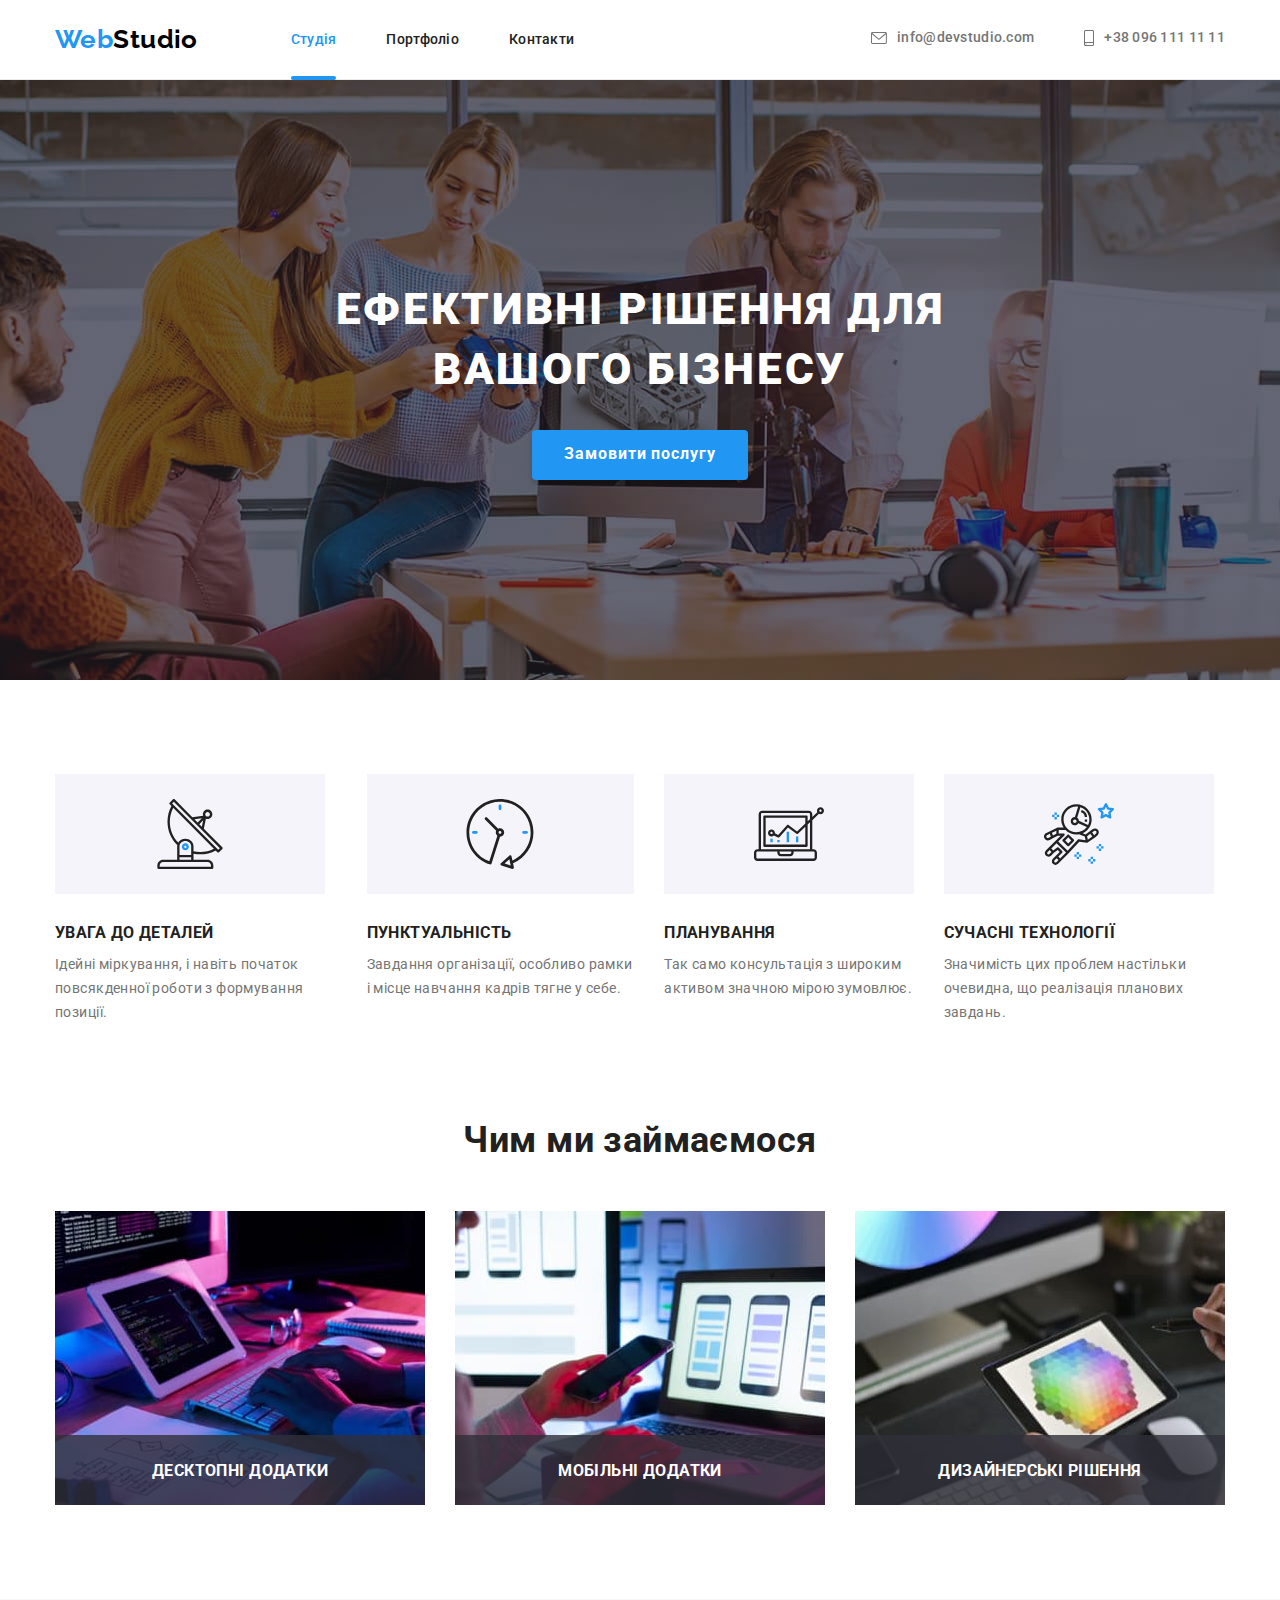
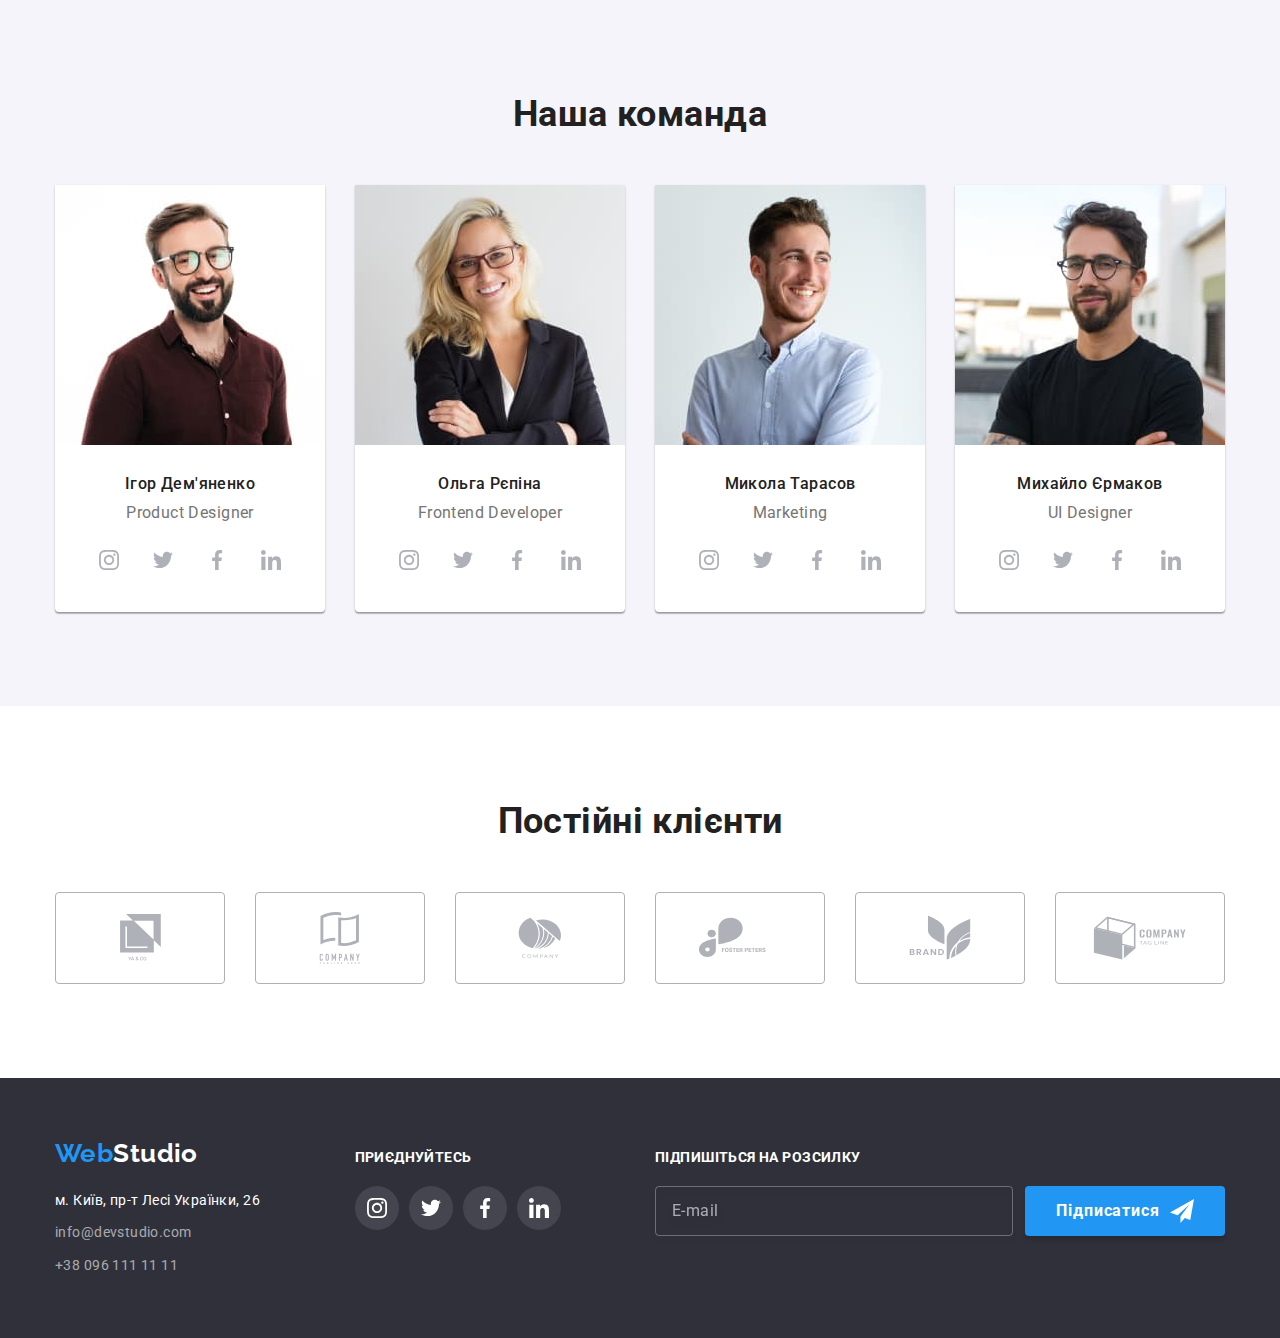
<file: index.html>
<!DOCTYPE html>
<html lang="en">
<head>
    <meta charset="UTF-8">
    <meta http-equiv="X-UA-Compatible" content="IE=edge">
    <meta name="viewport" content="width=device-width, initial-scale=1.0">
    <title>Ефективні рішення</title>
    <link rel="preconnect" href="https://fonts.googleapis.com">
    <link rel="preconnect" href="https://fonts.gstatic.com" crossorigin>
    <link href="https://fonts.googleapis.com/css2?family=Raleway:wght@700&family=Roboto:wght@400;500;700;900&display=swap" rel="stylesheet">
    <link rel="stylesheet" href="./css/modern-normalize.css">
    <link rel="stylesheet" href="./css/styles.css">
</head>
<body>
    <!--!!!!!!!!!!!!!!!!!!!!    HEADER   !!!!!!!!!!!!!!!!!!!!!!!!!!!-->
    <header class="header">
        <div class="container">
            <!--top navigation-->
            <nav class="nav-menu">
                <a class="logo" href="./index.html"><span class="accent">Web</span>Studio</a>
                <ul class="nav-list">
                    <li class="nav-item"><a class="nav-link current" href="./index.html">Студія</a></li>
                    <li class="nav-item"><a class="nav-link" href="./portfolio.html">Портфоліо</a></li>
                    <li class="nav-item"><a class="nav-link" href="">Контакти</a></li>
                </ul>
            </nav>
            <!--Contacts-->
            <ul class="contacts">
                <li class="contacts-item">
                    <a class="contacts-link" href="mailto:info@devstudio.com">
                        <svg class="contacts-icon" width="16" height="12">
                            <use href="./images/icon.svg#icon-header-envelope">
                        
                            </use>
                        </svg>
                        info@devstudio.com
                    </a>
                </li>
                <li class="contacts-item">
                    <a class="contacts-link" href="tel:+380961111111">
                        <svg class="contacts-icon" width="10" height="16">
                            <use href="./images/icon.svg#icon-header-smartphone">
                        
                            </use>
                        </svg>
                        +38 096 111 11 11
                    </a>
                </li>
            </ul>
        </div>
    </header>
        
    <!--!!!!!!!!!!!!!!!!!!!!!    MAIN   !!!!!!!!!!!!!!!!!!!!!!!!-->
    <main>
        <!--!!!!!!!!!!!!!!!!!!   HERO !!!!!!!!!!!!!!!!!!!!!!!!!!!!!!!-->
        <section class="hero">
            <div class="container">
                <h1 class="hero-title">Ефективні рішення для вашого бізнесу</h1>
                <button class="hero-button" type="button" data-modal-open>Замовити послугу</button>
            </div>
        </section>
       
        
        <!--!!!!!!!!!!!!!!!     LIST OF FEATURES    !!!!!!!!!!!!!!!!-->
        <section class="section">
            <div class="container">
                <h2 class="visually-hidden">Наші особливості</h2>
                <ul class="features-list flex-gap30">
                    <li class="features-item">
                        <div class="icon-container">
                            <svg class="features-icon" width="70" height="70">
                                <use href="./images/icon.svg#icon-features-antenna"></use>
                            </svg>
                        </div>
                        <h3 class="features-title">Увага до деталей</h3>
                        <p class="feature-text">Ідейні міркування, і навіть початок повсякденної роботи з формування позиції.</p>
                    </li>
                    <li class="features-item">
                        <div class="icon-container">
                            <svg class="features-icon" width="70" height="70">
                                <use href="./images/icon.svg#icon-features-clock"></use>
                            </svg>
                        </div>
                        <h3 class="features-title">Пунктуальність</h3>
                        <p class="feature-text">Завдання організації, особливо рамки і місце навчання кадрів тягне у себе.</p>
                    </li>
                    <li class="features-item">
                        <div class="icon-container">
                            <svg class="features-icon" width="70" height="70">
                                <use href="./images/icon.svg#icon-features-diagram"></use>
                            </svg>
                        </div>
                        <h3 class="features-title">Планування</h3>
                        <p class="feature-text">Так само консультація з широким активом значною мірою зумовлює.</p>
                    </li>
                    <li class="features-item">
                        <div class="icon-container">
                            <svg class="features-icon" width="70" height="70">
                                <use href=" ./images/icon.svg#icon-features-astronaut"></use>
                            </svg>
                        </div>
                        <h3 class="features-title">Сучасні технології</h3>
                        <p class="feature-text">Значимість цих проблем настільки очевидна, що реалізація планових завдань.</p>
                    </li>
                </ul>
            </div>
        </section>
        
        <!--!!!!!!!!!!!!!!!!!!!!!!!!!!   ACTIVITY  !!!!!!!!!!!!!!!!!!-->
        <section class="section no-padding-top">
            <div class="container">
                <h2 class="section-title">Чим ми займаємося</h2>
                <ul class="activity-list flex-gap30">
                    <li class="activity-item">
                        <img class="activity-image" src="./images/whatwedo1.jpg" alt="what we do 1" width="370">
                        <h3 class="activity-title">Десктопні додатки</h3>
                    </li>
                    <li class="activity-item">
                        <img class="activity-image" src="./images/whatwedo2.jpg" alt="what we do 2" width="370">
                        <h3 class="activity-title">Мобільні додатки</h3>
                    </li>
                    <li class="activity-item">
                        <img class="activity-image" src="./images/whatwedo3.jpg" alt="what we do 3" width="370">
                        <h3 class="activity-title">Дизайнерські рішення</h3>
                    </li>
                </ul>
            </div>
        </section>
        
        <!--!!!!!!!!!!!!!!!!!!!!!    OUR TEAM     !!!!!!!!!!!!!!!!!-->
        <section class="section team">
            <div class="container">
                <h2 class="section-title">Наша команда</h2>
                <ul class="team-member-list flex-gap30">
                    <li class="team-member-item">
                        <img class="team-member-image" src="./images/teamcard1.jpg" alt="what we do 1" width="270">
                        <div class="team-member-about">
                            <h3 class="team-member-name">Ігор Дем'яненко</h3>
                            <p class="team-member-position">Product Designer</p>
                            <ul class="social-list">
                                <li class="social-list-item">
                                    <a href="" class="social-list-link">
                                        <svg class="social-list-icon" width="20" height="20">
                                            <use href="./images/icon.svg#icon-instagram"></use>
                                        </svg>
                                    </a>
                                </li>
                                <li class="social-list-item">
                                    <a href="" class="social-list-link">
                                        <svg class="social-list-icon" width="20" height="20">
                                            <use href="./images/icon.svg#icon-twitter"></use>
                                        </svg>
                                    </a>
                                </li>
                                <li class="social-list-item">
                                    <a href="" class="social-list-link">
                                        <svg class="social-list-icon" width="20" height="20">
                                            <use href="./images/icon.svg#icon-facebook"></use>
                                        </svg>
                                    </a>
                                </li>
                                <li class="social-list-item">
                                    <a href="" class="social-list-link">
                                        <svg class="social-list-icon" width="20" height="20">
                                            <use href="./images/icon.svg#icon-linkedin"></use>
                                        </svg>
                                    </a>
                                </li>
                            </ul>
                        </div>
                    </li>
                    <li class="team-member-item">
                        <img class="team-member-image" src="./images/teamcard2.jpg" alt="what we do 2" width="270">
                        <div class="team-member-about">
                            <h3 class="team-member-name">Ольга Рєпіна</h3>
                            <p class="team-member-position">Frontend Developer</p>
                            <ul class="social-list">
                                <li class="social-list-item">
                                    <a href="" class="social-list-link">
                                        <svg class="social-list-icon"  width="20" height="20">
                                            <use href="./images/icon.svg#icon-instagram"></use>
                                        </svg>
                                    </a>
                                </li>
                                <li class="social-list-item">
                                    <a href="" class="social-list-link">
                                        <svg class="social-list-icon"  width="20" height="20">
                                            <use href="./images/icon.svg#icon-twitter"></use>
                                        </svg>
                                    </a>
                                </li>
                                <li class="social-list-item">
                                    <a href="" class="social-list-link">
                                        <svg class="social-list-icon"  width="20" height="20">
                                            <use href="./images/icon.svg#icon-facebook"></use>
                                        </svg>
                                    </a>
                                </li>
                                <li class="social-list-item">
                                    <a href="" class="social-list-link">
                                        <svg class="social-list-icon"  width="20" height="20">
                                            <use href="./images/icon.svg#icon-linkedin"></use>
                                        </svg>
                                    </a>
                                </li>
                            </ul>
                        </div>
                    </li>
                    <li class="team-member-item">
                        <img class="team-member-image" src="./images/teamcard3.jpg" alt="what we do 3" width="270">
                        <div class="team-member-about">
                            <h3 class="team-member-name">Микола Тарасов</h3>
                            <p class="team-member-position">Marketing</p>
                            <ul class="social-list">
                                <li class="social-list-item">
                                    <a href="" class="social-list-link">
                                        <svg class="social-list-icon" width="20" height="20">
                                            <use href="./images/icon.svg#icon-instagram"></use>
                                        </svg>
                                    </a>
                                </li>
                                <li class="social-list-item">
                                    <a href="" class="social-list-link">
                                        <svg class="social-list-icon" width="20" height="20">
                                            <use href="./images/icon.svg#icon-twitter"></use>
                                        </svg>
                                    </a>
                                </li>
                                <li class="social-list-item">
                                    <a href="" class="social-list-link">
                                        <svg class="social-list-icon" width="20" height="20">
                                            <use href="./images/icon.svg#icon-facebook"></use>
                                        </svg>
                                    </a>
                                </li>
                                <li class="social-list-item">
                                    <a href="" class="social-list-link">
                                        <svg class="social-list-icon" width="20" height="20">
                                            <use href="./images/icon.svg#icon-linkedin"></use>
                                        </svg>
                                    </a>
                                </li>
                            </ul>
                        </div>
                    </li>
                    <li class="team-member-item">
                        <img class="team-member-image" src="./images/teamcard4.jpg" alt="what we do 4" width="270">
                        <div class="team-member-about">
                            <h3 class="team-member-name">Михайло Єрмаков</h3>
                            <p class="team-member-position">UI Designer</p>
                            <ul class="social-list">
                                <li class="social-list-item">
                                    <a href="" class="social-list-link">
                                        <svg class="social-list-icon" width="20" height="20">
                                            <use href="./images/icon.svg#icon-instagram"></use>
                                        </svg>
                                    </a>
                                </li>
                                <li class="social-list-item">
                                    <a href="" class="social-list-link">
                                        <svg class="social-list-icon" width="20" height="20">
                                            <use href="./images/icon.svg#icon-twitter"></use>
                                        </svg>
                                    </a>
                                </li>
                                <li class="social-list-item">
                                    <a href="" class="social-list-link">
                                        <svg class="social-list-icon" width="20" height="20">
                                            <use href="./images/icon.svg#icon-facebook"></use>
                                        </svg>
                                    </a>
                                </li>
                                <li class="social-list-item">
                                    <a href="" class="social-list-link">
                                        <svg class="social-list-icon" width="20" height="20">
                                            <use href="./images/icon.svg#icon-linkedin"></use>
                                        </svg>
                                    </a>
                                </li>
                            </ul>
                        </div>
                    </li>
                </ul>
            </div>
        </section>
        <!--!!!!!!!!!!!!!!!!!!!!!    OUR CLIENTS     !!!!!!!!!!!!!!!!!!-->
        <section class="section">
            <div class="container">
                <h2 class="section-title">Постійні клієнти</h2>
                <ul class="client-list flex-gap30">
                    <li class="client-list-item">
                        <a class="client-list-link" href="">
                            <svg class="client-list-icon" width="41" height="46.7">
                                <use href="./images/icon.svg#icon-client-1"></use>
                            </svg>
                        </a>
                    </li>
                    <li class="client-list-item">
                        <a class="client-list-link" href="">
                            <svg class="client-list-icon" width="42" height="52">
                                <use href="./images/icon.svg#icon-client-2"></use>
                            </svg>
                        </a>
                    </li>
                    <li class="client-list-item">
                        <a class="client-list-link" href="">
                            <svg class="client-list-icon" width="43.46" height="41.18">
                                <use href="./images/icon.svg#icon-client-3"></use>
                            </svg>
                        </a>
                    </li>
                    <li class="client-list-item">
                        <a class="client-list-link" href="">
                            <svg class="client-list-icon" width="84.43" height="40.62">
                                <use href="./images/icon.svg#icon-client-4"></use>
                            </svg>
                        </a>
                    </li>
                    <li class="client-list-item">
                        <a class="client-list-link" href="">
                            <svg class="client-list-icon" width="64.54" height="45.43">
                                <use href="./images/icon.svg#icon-client-5"></use>
                            </svg>
                        </a>
                    </li>
                    <li class="client-list-item">
                        <a class="client-list-link" href="">
                            <svg class="client-list-icon" width="93.79" height="43.93">
                                <use href="./images/icon.svg#icon-client-6"></use>
                            </svg>
                        </a>
                    </li>
                </ul>
            </div>
        </section>
    </main>
    <!--!!!!!!!!!!!!!!!!!!!!!!     FOOTER        !!!!!!!!!!!!!!!!!!!!!!!!!!!!!!!-->
    <footer class="footer section">
        <div class="container">
            <div class="footer-content">
                <div class="footer-contacts">
                    <a class="logo" href="./index.html"><span class="accent">Web</span>Studio</a>
                    <address>
                        <ul class="address-list">
                            <li class="address-list-item"><a class="address-map" href="https://goo.gl/maps/QkunexmJ6CB4zxnH8"
                                    target="_blank" rel="noopener noreferrer">м. Київ, пр-т Лесі Українки, 26</a></li>
                            <li class="address-list-item"><a class="address-contacts"
                                    href="mailto:info@devstudio.com">info@devstudio.com</a></li>
                            <li class="address-list-item"><a class="address-contacts" href="tel:+380961111111">+38 096 111 11 11</a>
                            </li>
                        </ul>
                    </address>
                </div>

<!-- FOOTER SOCIAL LINKS -->
                
                <div class="footer-social-links">
                    <h3 class="social-links-title">Приєднуйтесь</h3>
                    <ul class="social-list">
                        <li class="social-list-item">
                            <a href="" class="social-list-link">
                                <svg class="social-list-icon" width="20" height="20">
                                    <use href="./images/icon.svg#icon-instagram"></use>
                                </svg>
                            </a>
                        </li>
                        <li class="social-list-item">
                            <a href="" class="social-list-link">
                                <svg class="social-list-icon" width="20" height="20">
                                    <use href="./images/icon.svg#icon-twitter"></use>
                                </svg>
                            </a>
                        </li>
                        <li class="social-list-item">
                            <a href="" class="social-list-link">
                                <svg class="social-list-icon" width="20" height="20">
                                    <use href="./images/icon.svg#icon-facebook"></use>
                                </svg>
                            </a>
                        </li>
                        <li class="social-list-item">
                            <a href="" class="social-list-link">
                                <svg class="social-list-icon" width="20" height="20">
                                    <use href="./images/icon.svg#icon-linkedin"></use>
                                </svg>
                            </a>
                        </li>
                    </ul>
                </div>

                <!--  EMAIL FORM  -->

                <div class="footer-subscribe-form">
                    <h3 class="subscribe-title">Підпишіться на розсилку</h3>
                    <form class="footer-subscribe-form" autocomplete="off">
                        <div class="footer-form-field">
                            <label for="enter-mail" class="email-label"></label>
                            <input class="subscribe-email-input" type="email" name="email" id="enter-mail" placeholder="E-mail">
                            <button class="submit-button" type="submit" id="submit-enter-mail">Підписатися
                                <svg class="submit-mail-icon" width="24" height="24">
                                    <use href="./images/icon.svg#icon-send"></use>
                                </svg>
                            </button>
                        </div>
                    </form>
                </div>

            </div>
        </div>
    </footer>
    <!--!!!!!!!!!!!!!!!!!!!!!!      BACKDROP  !!!!!!!!!!!!!!!!!!!!-->
    <div class="backdrop is-hidden" data-modal>
        <div class="modal">
            
            <form class="backdrop-form" autocomplete="off">
                <button type="button" class="exit-btn" data-modal-close>
                    <svg class="icon-exit-modal" width="18" height="18">
                        <use href="./images/icon.svg#icon-close"></use>
                    </svg>
                </button>
                <h3 class="backdrop-form-title">Залиште свої дані, ми вам передзвонимо</h3>
                <div>
                    <div class="backdrop-form-field">
                        <label class="backdrop-label" for="name">Ім'я</label>
                        <input class="backdrop-input" name="name" type="text" id="name">
                        <svg class="input-icon" width="18" height="18">
                            <use href="./images/icon.svg#icon-person"></use>
                        </svg>
                    </div>
                    <div class="backdrop-form-field">
                        <label class="backdrop-label" for="tel">Телефон</label>
                        <input class="backdrop-input" name="tel" type="tel" id="tel"> 
                        <svg class="input-icon" width="18" height="18">
                            <use href="./images/icon.svg#icon-phone"></use>
                        </svg>
                    </div>
                    <div class="backdrop-form-field">
                        <label class="backdrop-label" for="bd-email">Пошта</label>
                        <input class="backdrop-input" name="bd-email" type="email" id="bd-email">
                        <svg class="input-icon" width="18" height="18">
                            <use href="./images/icon.svg#icon-email"></use>
                        </svg>
                    </div>
                    <div class="backdrop-form-field comment">
                        <label class="backdrop-label" for="bd-ta">Коментар</label>
                        <textarea class="backdrop-textarea" name="backdrop-textarea" id="bd-ta" placeholder="Введіть текст"></textarea>
                    </div>
                    <div class="backdrop-checkbox-field">
                        <label class="backdrop-checkbox-label" for="bd-chb">
                            <input class="backdrop-checkbox-input" type="checkbox" name="backdrop-checkbox" id="bd-chb" value="terms">
                            <span class="custom-checkbox"></span>
                            
                            
                            Погоджуюся з розсилкою та приймаю <a class="terms-link" href="">Умови договору</a>
                        </label>
                    </div>
                </div>
               
                
                <button class="backdrop-submit" type="submit">Відправити</button>
                
            </form>

            
        </div>
    </div>
    <script src="./js/modal.js"></script>
</body>
</html>
</file>
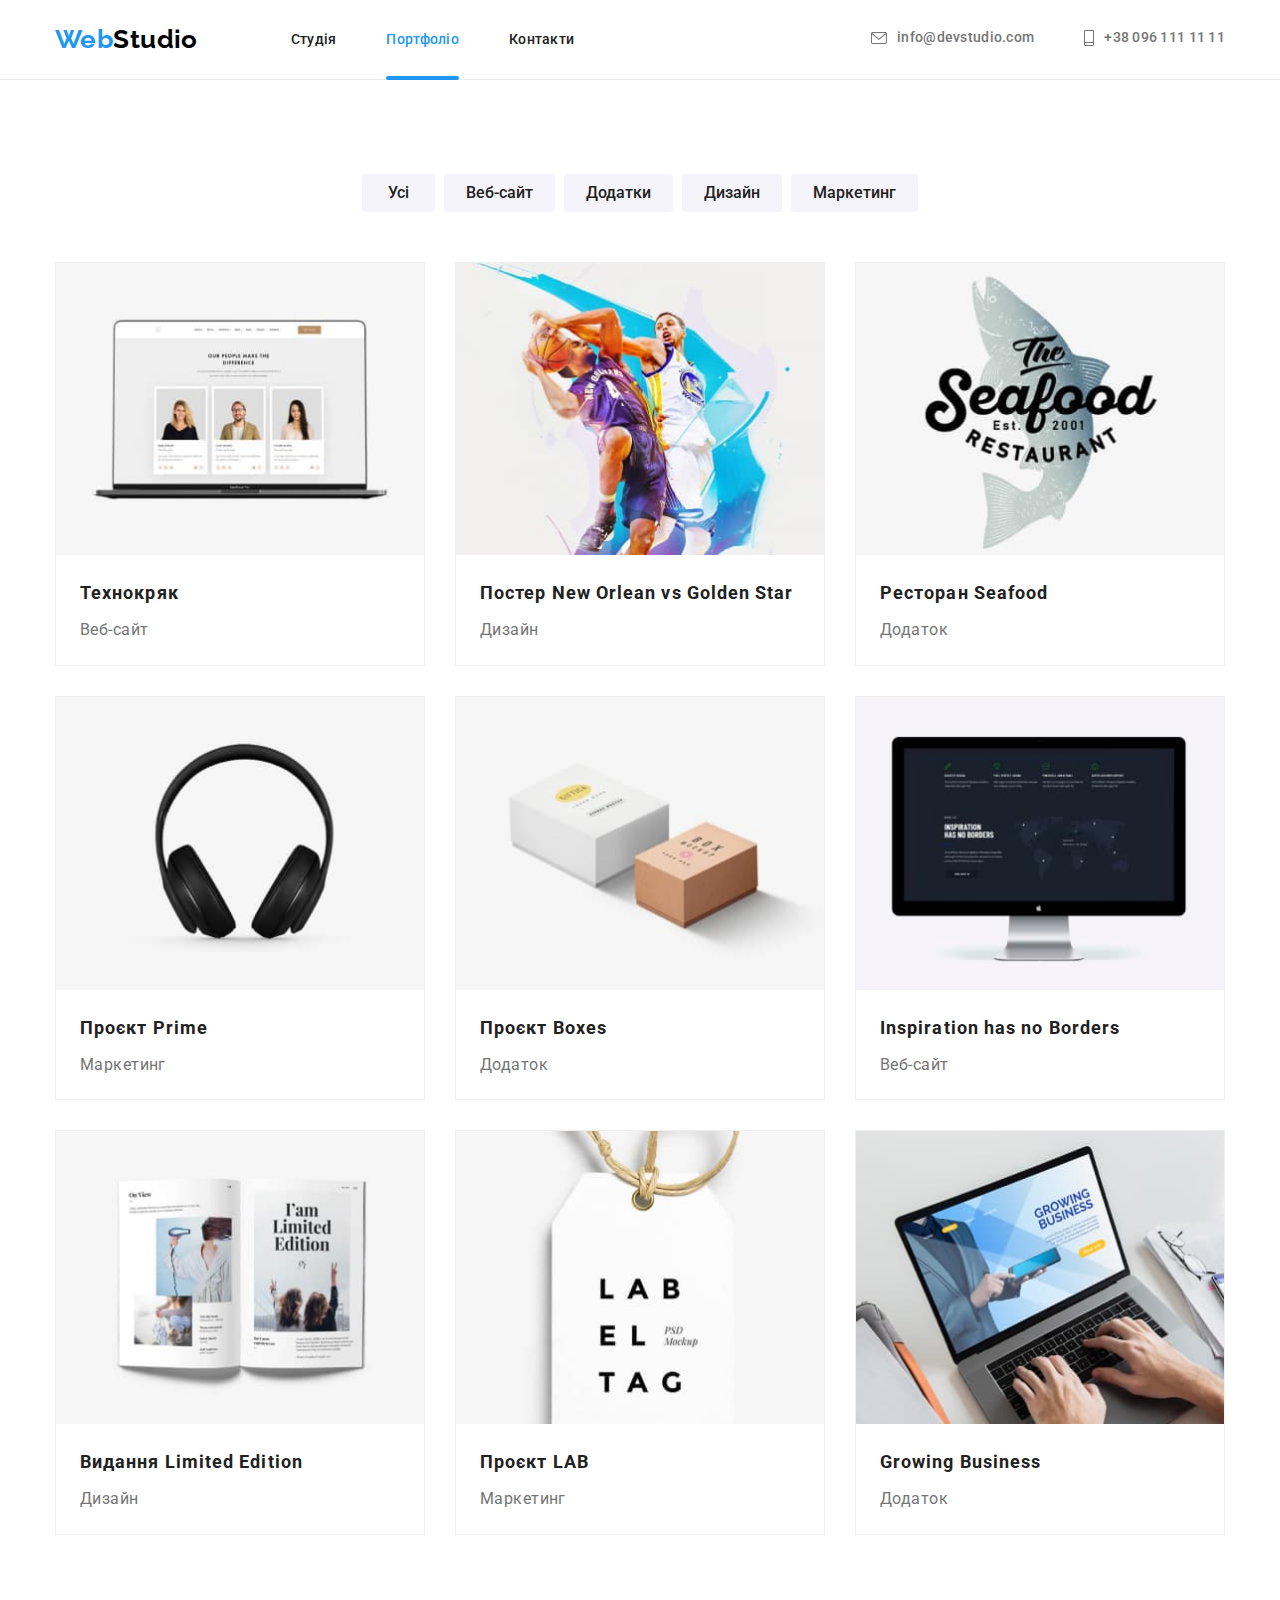
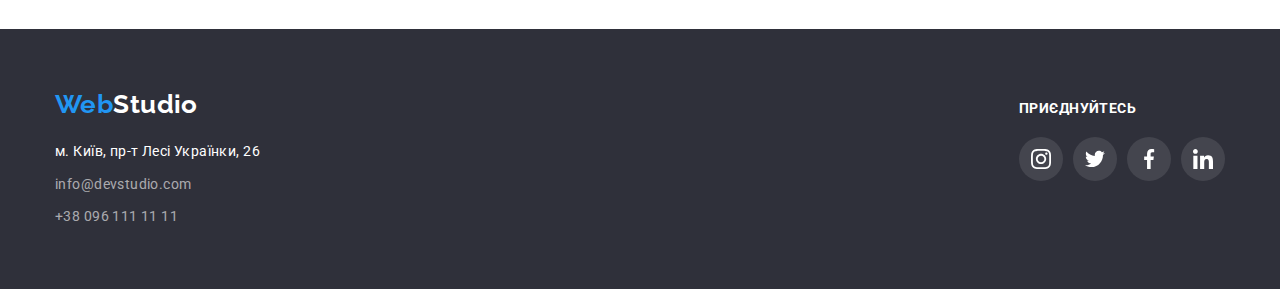
<file: portfolio.html>
<!DOCTYPE html>
<html lang="en">
    <head>
        <meta charset="UTF-8">
        <meta http-equiv="X-UA-Compatible" content="IE=edge">
        <meta name="viewport" content="width=device-width, initial-scale=1.0">
        <title>Портфоліо</title>
        <link rel="preconnect" href="https://fonts.googleapis.com">
        <link rel="preconnect" href="https://fonts.gstatic.com" crossorigin>
        <link href="https://fonts.googleapis.com/css2?family=Raleway:wght@700&family=Roboto:wght@400;500;700;900&display=swap" rel="stylesheet">
        <link rel="stylesheet" href="./css/modern-normalize.css">
        <link rel="stylesheet" href="./css/styles.css">
    </head>
    <body>
        <!--!!!!!!!!!!!!!!  HEADER   !!!!!!!!!!!!!!!!!!!!!!!!!-->
        <header class="header">
            <div class="container">
                <!--top navigation-->
                <nav class="nav-menu">
                    <a class="logo" href="./index.html"><span class="accent">Web</span>Studio</a>
                    <ul class="nav-list">
                        <li class="nav-item"><a class="nav-link" href="./index.html">Студія</a></li>
                        <li class="nav-item"><a class="nav-link  current" href="./portfolio.html">Портфоліо</a></li>
                        <li class="nav-item"><a class="nav-link" href="">Контакти</a></li>
                    </ul>
                </nav>
                <!--Contacts-->
                <ul class="contacts">
                    <li class="contacts-item">
                        <a class="contacts-link" href="mailto:info@devstudio.com">
                            <svg class="contacts-icon" width="16" height="12">
                                <use href="./images/icon.svg#icon-header-envelope">
        
                                </use>
                            </svg>
                            info@devstudio.com
                        </a>
                    </li>
                    <li class="contacts-item">
                        <a class="contacts-link" href="tel:+380961111111">
                            <svg class="contacts-icon" width="10" height="16">
                                <use href="./images/icon.svg#icon-header-smartphone">
        
                                </use>
                            </svg>
                            +38 096 111 11 11
                        </a>
                    </li>
                </ul>
            </div>
        </header>



        <!--!!!!!!!!!!!!!!!  MAIN  !!!!!!!!!!!!!!!!!!!!!-->
        <main>
            <section class="section">
                <div class="container">
                    <h1 class="visually-hidden">Portfolio gallery</h1>
                    
                    <!--portfolio filter buttons -->
                    <ul class="portfolio-filter">
                        <li class="portfolio-filter-item"><button class="portfolio-filter-button" type="button">Усі</button></li>
                        <li class="portfolio-filter-item"><button class="portfolio-filter-button" type="button">Веб-сайт</button></li>
                        <li class="portfolio-filter-item"><button class="portfolio-filter-button" type="button">Додатки</button></li>
                        <li class="portfolio-filter-item"><button class="portfolio-filter-button" type="button">Дизайн</button></li>
                        <li class="portfolio-filter-item"><button class="portfolio-filter-button" type="button">Маркетинг</button></li>
                    </ul>
                    <!--portfolio gallery-->
                    <ul class="portfolio-gallery flex-gap30">
                        <li class="portfolio-gallery-item">
                            <a class="portfolio-card-link" href="">
                                <img class="portfolio-gallery-image" src="./images/portfolio-gallery1.jpg" width="370" alt="Gallery image 1">
                                <div class="portfolio-gallery-content">
                                    <h2 class="portfolio-gallery-title">Технокряк</h2>
                                    <p class="portfolio-gallery-text">Веб-сайт</p>
                                </div>
                                <div class="portfolio-overlay">
                                    <p class="portfolio-overlay-text">
                                        Ресурс пропонує комплексні пропозиції з різним рівнем 
                                        функціоналу та сервісів. Все це дозволить відвідувачу 
                                        отримати вичерпні відомості про компанію чи приватну особу.
                                    </p>
                                </div>
                            </a>
                            
                        </li>
                        <li class="portfolio-gallery-item">
                            <a class="portfolio-card-link" href="">
                                <img class="portfolio-gallery-image" src="./images/portfolio-gallery2.jpg" width="370" alt="Gallery image 2">
                                <div class="portfolio-gallery-content">
                                    <h2 class="portfolio-gallery-title">Постер New Orlean vs Golden Star</h2>
                                    <p class="portfolio-gallery-text">Дизайн</p>
                                </div>
                                  <div class="portfolio-overlay">
                                    <p class="portfolio-overlay-text">
                                        Ресурс пропонує комплексні пропозиції з різним рівнем 
                                        функціоналу та сервісів. Все це дозволить відвідувачу 
                                        зрозуміти, що Надюха - це погремуха.
                                    </p>
                                </div>
                            </a>
                            
                        </li>
                        <li class="portfolio-gallery-item" >
                            <a class="portfolio-card-link" href="">
                                <img class="portfolio-gallery-image" src="./images/portfolio-gallery3.jpg" width="370" alt="Gallery image 3">
                                <div class="portfolio-gallery-content">
                                    <h2 class="portfolio-gallery-title">Ресторан Seafood</h2>
                                    <p class="portfolio-gallery-text">Додаток</p>
                                </div>
                                  <div class="portfolio-overlay">
                                    <p class="portfolio-overlay-text">
                                        Ресурс пропонує комплексні пропозиції з різним рівнем 
                                        функціоналу та сервісів. Все це дозволить відвідувачу 
                                        отримати вичерпні відомості про компанію чи приватну особу.
                                    </p>
                                </div>
                            </a>
                            
                        </li> 
                        <li class="portfolio-gallery-item">
                            <a class="portfolio-card-link" href="">
                                <img class="portfolio-gallery-image" src="./images/portfolio-gallery4.jpg" width="370" alt="Gallery image 4">
                                <div class="portfolio-gallery-content">
                                    <h2 class="portfolio-gallery-title">Проєкт Prime</h2>
                                    <p class="portfolio-gallery-text">Маркетинг</p>
                                </div>
                                  <div class="portfolio-overlay">
                                    <p class="portfolio-overlay-text">
                                        Ресурс пропонує комплексні пропозиції з різним рівнем 
                                        функціоналу та сервісів. Все це дозволить відвідувачу 
                                        отримати вичерпні відомості про компанію чи приватну особу.
                                    </p>
                                </div>
                            </a>
                            
                        </li>
                        <li class="portfolio-gallery-item">
                            <a class="portfolio-card-link" href="">
                                <img class="portfolio-gallery-image" src="./images/portfolio-gallery5.jpg" width="370" alt="Gallery image 5">
                                <div class="portfolio-gallery-content">
                                    <h2 class="portfolio-gallery-title">Проєкт Boxes</h2>
                                    <p class="portfolio-gallery-text">Додаток</p>
                                </div>
                                  <div class="portfolio-overlay">
                                    <p class="portfolio-overlay-text">
                                        Ресурс пропонує комплексні пропозиції з різним рівнем 
                                        функціоналу та сервісів. Все це дозволить відвідувачу 
                                        отримати вичерпні відомості про компанію чи приватну особу.
                                    </p>
                                </div>
                            </a>
                            
                        </li>
                        <li class="portfolio-gallery-item">
                            <a class="portfolio-card-link" href="">
                                <img class="portfolio-gallery-image" src="./images/portfolio-gallery6.jpg" width="370" alt="Gallery image 6">
                                <div class="portfolio-gallery-content">
                                    <h2 class="portfolio-gallery-title">Inspiration has no Borders</h2>
                                    <p class="portfolio-gallery-text">Веб-сайт</p>
                                </div>
                                  <div class="portfolio-overlay">
                                    <p class="portfolio-overlay-text">
                                        Ресурс пропонує комплексні пропозиції з різним рівнем 
                                        функціоналу та сервісів. Все це дозволить відвідувачу 
                                        отримати вичерпні відомості про компанію чи приватну особу.
                                    </p>
                                </div>
                            </a>
                            
                        </li>
                        <li class="portfolio-gallery-item">
                            <a class="portfolio-card-link" href="">
                                <img class="portfolio-gallery-image" src="./images/portfolio-gallery7.jpg" width="370" alt="Gallery image 7">
                                <div class="portfolio-gallery-content">
                                    <h2 class="portfolio-gallery-title">Видання Limited Edition</h2>
                                    <p class="portfolio-gallery-text">Дизайн</p>
                                </div>
                                  <div class="portfolio-overlay">
                                    <p class="portfolio-overlay-text">
                                        Ресурс пропонує комплексні пропозиції з різним рівнем 
                                        функціоналу та сервісів. Все це дозволить відвідувачу 
                                        отримати вичерпні відомості про компанію чи приватну особу.
                                    </p>
                                </div>
                            </a>
                            
                        </li>
                        <li class="portfolio-gallery-item">
                            <a class="portfolio-card-link" href="">
                                <img class="portfolio-gallery-image" src="./images/portfolio-gallery8.jpg" width="370" alt="Gallery image 8">
                                <div class="portfolio-gallery-content">
                                    <h2 class="portfolio-gallery-title">Проєкт LAB</h2>
                                    <p class="portfolio-gallery-text">Маркетинг</p>
                                </div>
                                  <div class="portfolio-overlay">
                                    <p class="portfolio-overlay-text">
                                        Ресурс пропонує комплексні пропозиції з різним рівнем 
                                        функціоналу та сервісів. Все це дозволить відвідувачу 
                                        отримати вичерпні відомості про компанію чи приватну особу.
                                    </p>
                                </div>
                            </a>
                            
                        </li>
                        <li class="portfolio-gallery-item">
                            <a class="portfolio-card-link" href="">
                                <img class="portfolio-gallery-image" src="./images/portfolio-gallery9.jpg" width="370" alt="Gallery image1">
                                <div class="portfolio-gallery-content">
                                    <h2 class="portfolio-gallery-title">Growing Business</h2>
                                    <p class="portfolio-gallery-text">Додаток</p>
                                </div>
                                  <div class="portfolio-overlay">
                                    <p class="portfolio-overlay-text">
                                        Ресурс пропонує комплексні пропозиції з різним рівнем 
                                        функціоналу та сервісів. Все це дозволить відвідувачу 
                                        отримати вичерпні відомості про компанію чи приватну особу.
                                    </p>
                                </div>
                            </a>
                           
                        </li>
                    </ul>
                </div>
            </section>
        </main>




        <!--!!!!!!!!!!!!  FOOTER  !!!!!!!!!!!!!!!!!!!!-->
        <footer class="footer section">
            <div class="container">
                <div class="footer-content">
                    <div class="footer-contacts">
                        <a class="logo" href="./index.html"><span class="accent">Web</span>Studio</a>
                        <address>
                            <ul class="address-list">
                                <li class="address-list-item"><a class="address-map"
                                        href="https://goo.gl/maps/QkunexmJ6CB4zxnH8" target="_blank"
                                        rel="noopener noreferrer">м. Київ, пр-т Лесі Українки, 26</a></li>
                                <li class="address-list-item"><a class="address-contacts"
                                        href="mailto:info@devstudio.com">info@devstudio.com</a></li>
                                <li class="address-list-item"><a class="address-contacts" href="tel:+380961111111">+38 096 111
                                        11 11</a>
                                </li>
                            </ul>
                        </address>
                    </div>
        
                    <!-- FOOTER SOCIAL LINKS -->
        
                    <div class="footer-social-links">
                        <h3 class="social-links-title">Приєднуйтесь</h3>
                        <ul class="social-list">
                            <li class="social-list-item">
                                <a href="" class="social-list-link">
                                    <svg class="social-list-icon" width="20" height="20">
                                        <use href="./images/icon.svg#icon-instagram"></use>
                                    </svg>
                                </a>
                            </li>
                            <li class="social-list-item">
                                <a href="" class="social-list-link">
                                    <svg class="social-list-icon" width="20" height="20">
                                        <use href="./images/icon.svg#icon-twitter">/use>
                                    </svg>
                                </a>
                            </li>
                            <li class="social-list-item">
                                <a href="" class="social-list-link">
                                    <svg class="social-list-icon" width="20" height="20">
                                        <use href="./images/icon.svg#icon-facebook"></use>
                                    </svg>
                                </a>
                            </li>
                            <li class="social-list-item">
                                <a href="" class="social-list-link">
                                    <svg class="social-list-icon" width="20" height="20">
                                        <use href="./images/icon.svg#icon-linkedin"></use>
                                    </svg>
                                </a>
                            </li>
                        </ul>
                    </div>
                </div>
            </div>
        </footer>

    </body>
</html>
</file>
<file: css/styles.css>
:root{
    --background-color:#FFFFFF;
    --light-text-color:#FFFFFF;
    --plain-text-color:#757575;
    --link-text-color: #212121;
    --title-text-color:#212121;
    --accent-color: #2196F3;
    --footer-contacts-color:rgba(255, 255, 255, 0.6);
    --section-background-color:#2F303A;
    --icon-default-color:#AFB1B8;

    --common-transition: 250ms cubic-bezier(0.4, 0, 0.2, 1);
}

/*!!!!!!!!!!!!!!!!!!!!!! RESET CSS !!!!!!!!!!!!!!!!!!!!!!*/
P,
h1,
h2,
h3,
h4,
h5,
h6{
    margin:0;
}

ul, ol{
     margin:0;
     padding-left:0;
     list-style: none;
}

address{
    font-style: normal;
}

button{
    cursor:pointer
}

a{
    color:currentColor;
    text-decoration: none;
}

img{
    display: block;
    margin: 0;
}

/*!!!!!!!!!!!!!!!!! body style !!!!!!!!!!!!!!!!!!!!!!!!!!!*/
body{
    background-color: var(--background-color);
    font-family:'Roboto' , sans-serif;
    color: var(--plain-text-color);
    font-size: 14px;
    letter-spacing: 0.03em;


}



/* !!!!!!!  HIDE  IT  WELL  !!!!!!!
!!!!!!!!!!!!!!!!!!!!!!!!!!!!!!!!!!!!!!!*/
.visually-hidden {
    position: absolute;
    white-space: nowrap;
    width: 1px;
    height: 1px;
    overflow: hidden;
    border: 0;
    padding: 0;
    clip: rect(0 0 0 0);
    clip-path: inset(50%);
    margin: -1px;
}

/*!!!!!!!!!!! GLOBAL CLASSES   !!!!!!!
!!!!!!!!!!!!!!!!!!!!!!!!!!!!!!!!!!!!!!*/
.container{
    width:1200px;
    padding-left: 15px;
    padding-right: 15px;
    margin: 0 auto;
}

.section{
    padding: 94px 0;
}

.no-padding-top{
    padding-top: 0;
}

.flex-gap30{
    display:flex;
    gap:30px;
}

/* !!!!!!!!!!!-------header--------!!!!!!!!!!!!!!!!*/
.header{
    padding:24px 0;
    border-bottom: 1px solid #ECECEC;
}

/*arrange logo nav contacts */
.header .container{
    display:flex;
    justify-content:space-between;
    align-items: center;
}
/*arrange logo nav */
.nav-menu{
    display:flex;
    gap:93px;
    align-items: center;
}

.logo{
    font-family: 'Raleway' , sans-serif;
    font-weight: 700;
    font-size: 26px;
    line-height: 1.19;
    color: #000000;
}
.accent{
    color:var(--accent-color)
}
/* arrange elements of nav contacts */
.nav-list,
.contacts{
    display:flex;
    gap:50px;
}

.nav-item{
    position: relative;
}


.nav-link, 
.contacts-link{
    font-weight: 500;
    line-height: 1.14;
    letter-spacing: 0.02em;
    color: var(--link-text-color);

    transition: color var(--common-transition);
}

.current {
    color: var(--accent-color);
}

.nav-link:hover,
.nav-link:focus{
    color: var(--accent-color);
}


.nav-link.current::after {
    content: "";
    position: absolute;
    left: 0;
    top: 45px;

    display: inline-block;
    width: 100%;
    height: 4px;
    border-radius: 2px;


    background-color: var(--accent-color);
}



.contacts-link{
    display: inline-flex;
    gap: 10px;
    align-items: center;
    color: var(--plain-text-color);  
}

.contacts-icon{
    fill:var(--plain-text-color);

    transition: fill var(--common-transition);
}


.contacts-link:hover,
.contacts-link:focus {
    color: var(--accent-color);
}

.contacts-link:hover .contacts-icon,
.contacts-link:focus .contacts-icon {
    fill: var(--accent-color);
}



/* !!!!!!---------hero-----------!!!!!! 
!!!!!!!!!!!!!!!!!!!!!!!!!!!!!!!!!!!!!!!!!*/
.hero{
    padding: 200px 0;
    margin: 0 auto;

    max-width: 1600px;
    height: 600px;

    background-repeat: no-repeat;
    background-color: #c4c4c4;
    background-image: linear-gradient(
        rgba(47, 48, 58, 0.4),
        rgba(47, 48, 58, 0.4)
    ),
     url(../images/hero-bg.jpg);
    background-size: cover;
    background-position: center;
    background-repeat: no-repeat;
}

.hero-title{
    font-weight: 900;
    font-size: 44px;
    line-height: 1.36;
    text-align: center;
    letter-spacing: 0.06em;
    text-transform: uppercase;
    color: var(--light-text-color);

    margin-bottom: 30px;
    margin-left:auto;
    margin-right: auto;
    max-width: 696px;
}
.hero-button,
.submit-button,
.backdrop-submit{
    font-weight: 700;
    font-size: 16px;
    line-height: 1.9;
    letter-spacing: 0.06em;
    color: var(--light-text-color);
    background-color: var(--accent-color);

    display:block;
    margin: 0 auto;
    width: 216px;
    height: 50px;
    border-radius: 4px;
    border-style:none;
    box-shadow: 0px 4px 4px rgba(0, 0, 0, 0.15);

    transition: color var(--common-transition), background-color var(--common-transition);
}
.hero-button:hover,
.hero-button:focus{
    color:var(--accent-color);
    background-color: var(--background-color);
}
/* !!!!!!!!!!!   FEATURES       !!!!!!!!!! 
!!!!!!!!!!!!!!!!!!!!!!!!!!!!!!!!!!!!!!1*/


.features-item{
    width: calc((100%-90px)/4);
}

.icon-container{
    display: flex;
    align-items: center;
    justify-content: center;

    margin-bottom: 30px;
    max-width: 270px;
    height: 120px;

    background-color: #F5F4FA;
}



.features-title{
    line-height: 1.15;
    text-transform: uppercase;
    color: var(--title-text-color);

    margin-bottom: 10px;
}
.feature-text{
    line-height: 1.71;
}
/* !!!!!!!!!!!   ACTIVITY     !!!!!!!!!!
!!!!!!!!!!!!!!!!!!!!!!!!!!!!!!!!!!!!!!!! */

.section-title{
    font-size: 36px;
    line-height: 1.17;
    text-align: center;
    color: var(--title-text-color);

    margin-bottom: 50px;
}


.activity-item {
    position: relative;

    width: calc((100%-60px)/3);
    max-width: 370px;
}

.activity-title{
    position: absolute;
    left: 0;
    bottom: 0;

    width: 100%;
    height:70px;
    padding: 27px 0;
    background-color: rgba(47, 48, 58, 0.8);
    color:var(--light-text-color);

    font-weight: 700;
    line-height: 1.14;
    text-align: center;
    text-transform: uppercase;
    
    
}



/* !!!!!!!!!   OUR  TEAM     !!!!!!!!
!!!!!!!!!!!!!!!!!!!!!!!!!!!!!!!!!!!!!!!! */

.team{
    background-color: #F5F4FA;
}


.team-member-item{
    width:calc((100%-90px)/4);
    background: var(--background-color);
    box-shadow: 0px 1px 3px rgba(0, 0, 0, 0.12), 0px 1px 1px rgba(0, 0, 0, 0.14), 0px 2px 1px rgba(0, 0, 0, 0.2);
    border-radius: 0px 0px 4px 4px;
}


.team-member-about{
    text-align: center;
    padding-top: 30px;
    padding-bottom: 30px;
}

.team-member-name{
    font-weight: 500;
    font-size: 16px;
    line-height: 1.11;
    color:var(--title-text-color);

    margin-bottom: 10px;
}
.team-member-position{
    font-size: 16px;
    line-height: 1.19;

    display: block;
    margin-bottom: 16px;
}

/* -----social-list sprites menu -----*/

.social-list{
    display:flex;
    justify-content: center;
    gap:10px;
}

.social-list-item{
    width: 44px;
    height: 44px;
}


.social-list-link{
    border-radius: 50%;
    background-color: var(--background-color);
    width: 100%;
    height: 100%;

    display: flex;
    gap: 10px;
    align-items: center;
    justify-content: center;

    transition: background-color var(--common-transition);
}

.social-list-link:hover, .social-list-link:focus{
    background-color: var(--accent-color);
}

.social-list-icon{
    fill: var(--icon-default-color);

    transition: fill var(--common-transition);
}

.social-list-link:hover .social-list-icon, 
.social-list-link:focus .social-list-icon{
    fill: var(--background-color);
}



/* !!!!!!!!!!!!!   OUR  CLIENTS   !!!!!!!!!!!!
!!!!!!!!!!!!!!!!!!!!!!!!!!!!!!!!!!!!!!!!!! */
.client-list{
    justify-items: center;
}

.client-list-item{
    width: 170px;
    height: 92px;
}



.client-list-link{
    width: 100%;
    height: 100%;

    background-color:var(--background-color);
    border: 1px solid var(--icon-default-color);
    border-radius: 4px;

    display: flex;
    align-items: center;
    justify-content: center;

    transition: border-color var(--common-transition);
}


.client-list-link:hover, .client-list-link:focus{
    border-color: var(--accent-color);
}

.client-list-icon{
    fill:var(--icon-default-color);

    transition: fill var(--common-transition);
}

.client-list-link:hover .client-list-icon,
.client-list-link:focus .client-list-icon{
    fill: var(--accent-color);
}



/* !!!-------------footer-----------!!!! */
.footer{
    background-color:var(--section-background-color);

    padding-top: 60px;
    padding-bottom: 60px;
}

.footer-content{
    display: flex;
    align-items: baseline;
    justify-content: space-between;
}


.footer .logo {
    color: var(--light-text-color);
    display:block;
    margin-bottom: 20px;
}

.address-list{
    display: flex;
    flex-direction: column;
    gap:9px;
}

.address-list-item {
    line-height: 1.7;

}

.address-contacts{
    color: var(--footer-contacts-color);

    transition: color var(--common-transition);
}
/* unique map color */
.address-map{
    color: var(--light-text-color);
    transition: color var(--common-transition);
}
.address-map:hover,
.address-map:focus,
.address-contacts:hover,
.address-contacts:focus {
    color: var(--accent-color);
}


/* ------- FOOTER SOCIAL LINKS -------------- */

.social-links-title,
.subscribe-title{
    font-size: 14px;
    line-height: 1.14;
    letter-spacing: 0.03em;
    text-transform: uppercase;
    color: var(--light-text-color);

    margin-bottom: 20px;
}


.social-list-link{
    background-color: rgba(255, 255, 255, 0.1);
}


.footer .social-list-icon{
    fill:var(--background-color)
} 

.footer-form-field{
    display: flex;
    gap: 12px;
    align-items: center;
}
.email-label{
    position:absolute;
}

.subscribe-email-input{
    width: 358px;
    height: 50px;

    background-color: transparent;

    font-size: 16px;
    line-height: 1.25;
    letter-spacing: 0.03em;
    color:var(--light-text-color);

    border: 1px solid rgba(255, 255, 255, 0.3);
    filter: drop-shadow(0px 4px 4px rgba(0, 0, 0, 0.15));
    border-radius: 4px;
    padding-left: 16px;
}

.subscribe-email-input::placeholder {
    color: rgba(255, 255, 255, 0.6);
}

.subscribe-email-input:focus-within{
    outline: none;
}

.submit-button {
    width: 200px;
    height: 50px;

    display: flex;
    gap:10px;
    align-items: center;
    justify-content: center;
    line-height: 1.87;
}

/*!!!--------PORTFOLIO------------!!!*/

.portfolio-filter{
   margin-bottom: 50px; 
   display:flex;
   justify-content: center;
   gap:9px;

}
.portfolio-filter-button{
    font-weight: 500;
    font-size: 16px;
    line-height: 1.62;
    color: #212121;
    background-color: #F5F4FA;

    border-style: none;
    border-radius: 4px;
    min-width:73px;
    padding: 6px 22px;

    transition: background-color var(--common-transition), color var(--common-transition),
    box-shadow var(--common-transition);
}

.portfolio-filter-button:hover,
.portfolio-filter-button:focus {
    background-color: var(--accent-color);
    color: var(--light-text-color);
    box-shadow: 0px 3px 1px rgba(0, 0, 0, 0.1), 0px 1px 2px rgba(0, 0, 0, 0.08), 0px 2px 2px rgba(0, 0, 0, 0.12);

}


/* !!!!!!   GALLERY TABLE    !!!!!!!!! */

.portfolio-gallery{
    flex-wrap: wrap;
}

.portfolio-gallery-image{
    max-width: 100%;
    height: auto;
}

.portfolio-gallery-item{
    position: relative;

    width: calc((100%-60)/3); 
    max-width: 370px;
    background: var(--background-color);
    border: 1px solid #EEEEEE;
}

.portfolio-card-link{
    display: block;
    width: 100%;
    height: 100%;

    transition: box-shadow var(--common-transition);
}

.portfolio-card-link:hover,
.portfolio-card-link:focus{
    box-shadow: 0px 1px 1px rgba(0, 0, 0, 0.12), 0px 4px 4px rgba(0, 0, 0, 0.06), 1px 4px 6px rgba(0, 0, 0, 0.16);
}




.portfolio-gallery-title{
    font-weight: 700;
    font-size: 18px;
    line-height: 2;
    letter-spacing: 0.06em;
    color: var(--title-text-color);

    margin-bottom: 4px;
}

.portfolio-gallery-content{
    padding: 20px 24px;
}


.portfolio-gallery-text{
    font-size: 16px;
    line-height: 1.87;
    color: var(--plain-text-color);
}

.portfolio-overlay{
    position: absolute;
    top:0;
    left:0;

    width:100%;
    height: 294px;
    padding: 64px 24px;

    background-color:rgba(33, 150, 243, 0.9);
    transform: scaleY(0);
    transform-origin: bottom;
    transition: transform var(--common-transition) 500ms;
}

.portfolio-card-link:hover .portfolio-overlay,
.portfolio-card-link:focus .portfolio-overlay{
    transform: scaleY(1);
}

.portfolio-overlay-text{
    font-size: 18px;
    line-height: 1.56;
    color: var(--light-text-color);
}



/* !!!!  BACKDROP   !!!!! */

.backdrop{
    position:fixed;
    top:0;
    left:0;

    width: 100%;
    height: 100%;

    background-color:rgba(0, 0, 0, 0.2);

    opacity: 1;
    transition: opacity var(--common-transition), visibility var(--common-transition);
}


.is-hidden{
    opacity: 0;
    visibility: hidden;
    pointer-events: none;
    
}

.modal{
    position:absolute;
    top:50%;
    left:50%;
    
    width:528px;
    height: 581px;
    background-color: #ffffff;
    box-shadow: 0px 1px 3px rgba(0, 0, 0, 0.12), 0px 1px 1px rgba(0, 0, 0, 0.14), 0px 2px 1px rgba(0, 0, 0, 0.2);
    border-radius: 4px;

    transform: translate(-50%, -50%) scaleY(1);
    transition: transform var(--common-transition 250ms);
}

.backdrop.is-hidden .modal {
    transform: translate(-50%, -50%) scaleY(0);
} 

.exit-btn{
    position: absolute;
    top:8px;
    right:8px;

    width: 30px;
    height: 30px;
    background: #FFFFFF;
    border-radius: 50%;
    border: 1px solid rgba(0, 0, 0, 0.1);

    display: flex;
    align-items: center;
    justify-content: center;
}

.icon-exit-modal{
    fill:#000000;

    transition: fill var(--common-transition);
}

.exit-btn:hover .icon-exit-modal,
.exit-btn:focus .icon-exit-modal{
    fill:var(--accent-color);
}

.backdrop-form-title{
    font-size: 20px;
    line-height: 1.15;
    text-align: center;
    letter-spacing: 0.03em;
    
    color: var(--link-text-color);
    margin-bottom: 12px;
}

.backdrop-form{
    position: relative;
    top: 0;
    left: 0;
    
    width: 100%;
    height: 100%;
    
    padding: 40px;

    
}
.backdrop-form-field{
    position: relative;

    display: flex;
    flex-direction: column;
    gap: 4px;
    justify-content: baseline;

    margin-bottom: 10px;
}
.backdrop-label{
    font-size: 12px;
    line-height: 1.16;
    letter-spacing: 0.01em;
    
    color: var(--plain-text-color);
}
.backdrop-input{
    width: 100%;
    height: 40px;
    padding-left: 42px;

    border: 1px solid rgba(33, 33, 33, 0.2);
    border-radius: 4px;

    transition: border var(--common-transition);
}

.backdrop-input:focus {
    border: 1px solid var(--accent-color);
}

.backdrop-input:hover +.input-icon,
.backdrop-input:focus +.input-icon{
    fill: var(--accent-color);
}

.backdrop-input:focus-within + .input-icon {
    fill: var(--accent-color);
}

.backdrop-input:focus-within{
    border: 1px solid var(--accent-color);
    outline: none;
}

.backdrop-textarea{
    padding: 12px 16px;
    width: 100%;
    height: 120px;

    border: 1px solid rgba(33, 33, 33, 0.2);
    border-radius: 4px;

    transition: border var(--common-transition);

    resize: none;
}

.backdrop-textarea::placeholder{
    font-size: 12px;
    line-height: 1.16;
    letter-spacing: 0.01em;
    
    color: rgba(117, 117, 117, 0.5);
}

.backdrop-textarea:focus{
    border: 1px solid var(--accent-color);
}

.backdrop-textarea:focus-within{
    border: 1px solid var(--accent-color);
    outline: none;
}

.input-icon{
    position: absolute;
    left: 12px;
    bottom: 11px;

    fill: var(--link-text-color);
    transition: fill var(--common-transition);
}

.backdrop-checkbox-field{
    display: flex;
    align-items: center;
    justify-content: center;
 
    margin-bottom: 30px;
}

.comment{
    margin-bottom: 20px;
}

.backdrop-checkbox-input{
    appearance: none;
    position: absolute;
}

.backdrop-checkbox-label{
    display: flex;
    align-items: center;
    gap: 7px;
    width: 425px;
    height: 24px;
    padding: auto 0;
    
    line-height: 1.7;

}

.custom-checkbox{
    display: inline-block;
    width: 16px;
    height: 16px;

    border: 2px solid var(--link-text-color);
    border-radius: 2px;

    transition: background-color var(--common-transition),
    background-image var(--common-transition),
    border var(--common-transition);
}

.backdrop-checkbox-input:checked + .custom-checkbox{
    background-color: var(--accent-color);
    background-image: url(../images/icon-check.svg);
    border:none;
    background-size: contain;
    background-position: center;
    background-repeat: no-repeat;
}

.terms-link{
    text-decoration-line: underline;
    color: var(--accent-color);
}

.backdrop-submit{
    width: 200px;

    transition: background-color var(--common-transition);
}
.backdrop-submit:hover,
.backdrop-submit:focus {
    background-color: #188CE8;
}
</file>
